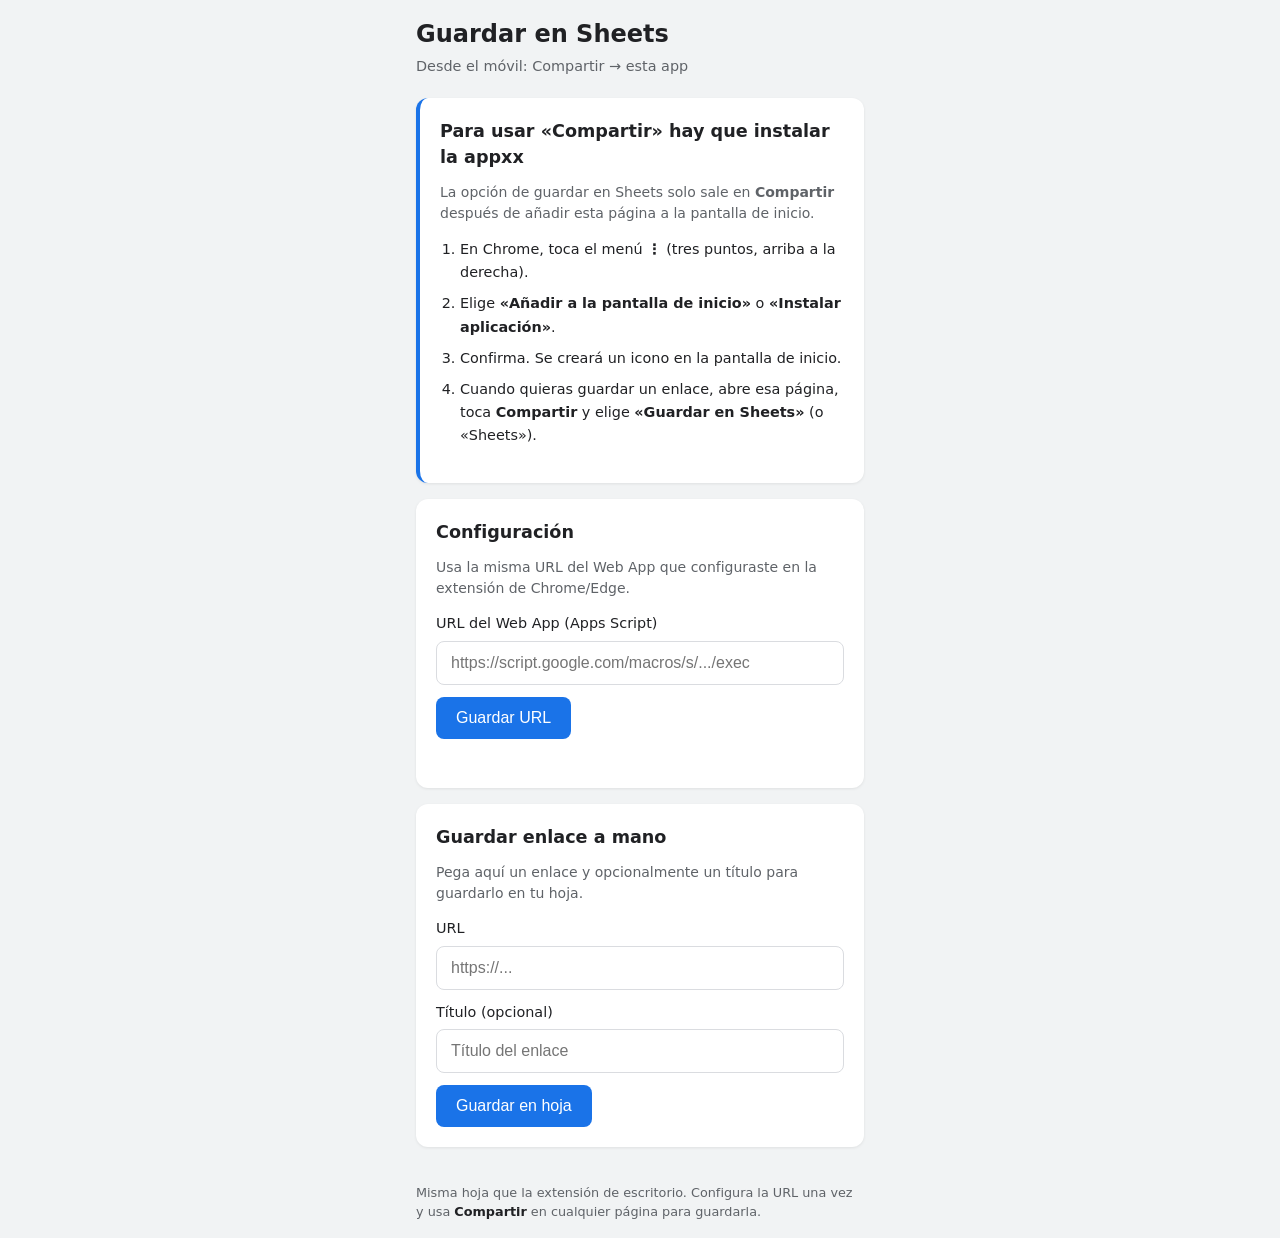
<file: web/index.html>
<!DOCTYPE html>
<html lang="es">
<head>
  <meta charset="UTF-8">
  <meta name="viewport" content="width=device-width, initial-scale=1.0, viewport-fit=cover">
  <meta name="theme-color" content="#1a73e8">
  <meta name="description" content="Guarda enlaces en tu hoja de Google Sheets desde el móvil usando Compartir">
  <title>Guardar en Sheets</title>
  <link rel="manifest" href="./manifest.json">
  <link rel="stylesheet" href="./styles.css">
</head>
<body>
  <div class="app">
    <header class="header" id="mainHeader">
      <h1>Guardar en Sheets</h1>
      <p class="subtitle">Desde el móvil: Compartir → esta app</p>
    </header>

    <main>
      <section id="installSection" class="card install-card">
        <h2>Para usar «Compartir» hay que instalar la appxx</h2>
        <p class="hint">La opción de guardar en Sheets solo sale en <strong>Compartir</strong> después de añadir esta página a la pantalla de inicio.</p>
        <ol class="install-steps">
          <li>En Chrome, toca el menú <strong>⋮</strong> (tres puntos, arriba a la derecha).</li>
          <li>Elige <strong>«Añadir a la pantalla de inicio»</strong> o <strong>«Instalar aplicación»</strong>.</li>
          <li>Confirma. Se creará un icono en la pantalla de inicio.</li>
          <li>Cuando quieras guardar un enlace, abre esa página, toca <strong>Compartir</strong> y elige <strong>«Guardar en Sheets»</strong> (o «Sheets»).</li>
        </ol>
        <button type="button" id="installBtn" class="install-btn" style="display: none;">Instalar aplicación</button>
        <p id="installUnsupported" class="hint install-hint"></p>
      </section>

      <section id="configSection" class="card">
        <h2>Configuración</h2>
        <p class="hint">Usa la misma URL del Web App que configuraste en la extensión de Chrome/Edge.</p>
        <label for="scriptUrl">URL del Web App (Apps Script)</label>
        <input type="url" id="scriptUrl" placeholder="https://script.google.com/macros/s/.../exec" autocomplete="off">
        <button type="button" id="saveConfigBtn">Guardar URL</button>
        <p id="configSaved" class="saved-msg" aria-live="polite"></p>
      </section>

      <section id="resultSection" class="card result-card" hidden>
        <p id="resultMessage" class="result-msg"></p>
        <p id="resultSubtext" class="result-subtext" style="display: none;"></p>
        <a href="./index.html" id="openConfigLink" class="config-link" style="display: none;">Abrir configuración</a>
      </section>

      <section id="manualSection" class="card">
        <h2>Guardar enlace a mano</h2>
        <p class="hint">Pega aquí un enlace y opcionalmente un título para guardarlo en tu hoja.</p>
        <label for="manualUrl">URL</label>
        <input type="url" id="manualUrl" placeholder="https://..." autocomplete="off">
        <label for="manualTitle">Título (opcional)</label>
        <input type="text" id="manualTitle" placeholder="Título del enlace" autocomplete="off">
        <button type="button" id="manualSaveBtn">Guardar en hoja</button>
      </section>
    </main>

    <footer class="footer" id="mainFooter">
      <p>Misma hoja que la extensión de escritorio. Configura la URL una vez y usa <strong>Compartir</strong> en cualquier página para guardarla.</p>
    </footer>
  </div>
  <script src="./app.js"></script>
</body>
</html>
</file>
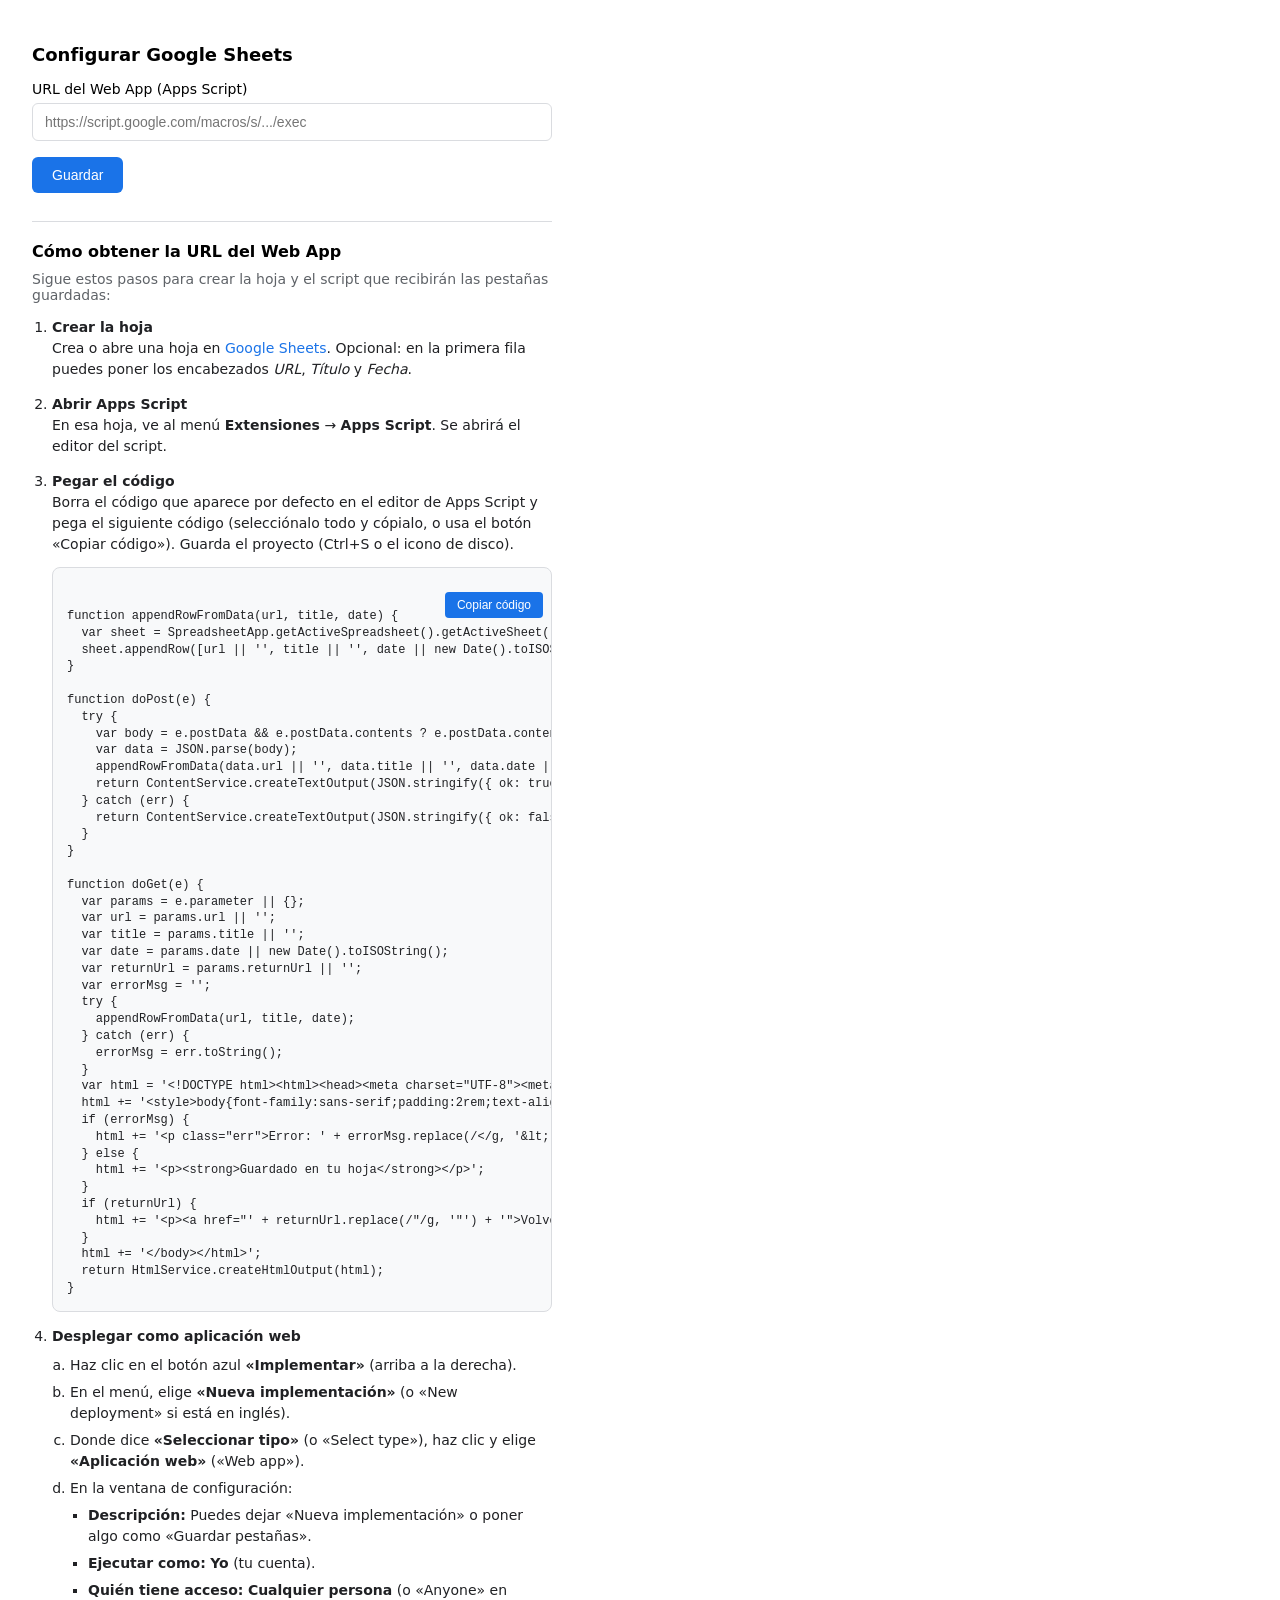
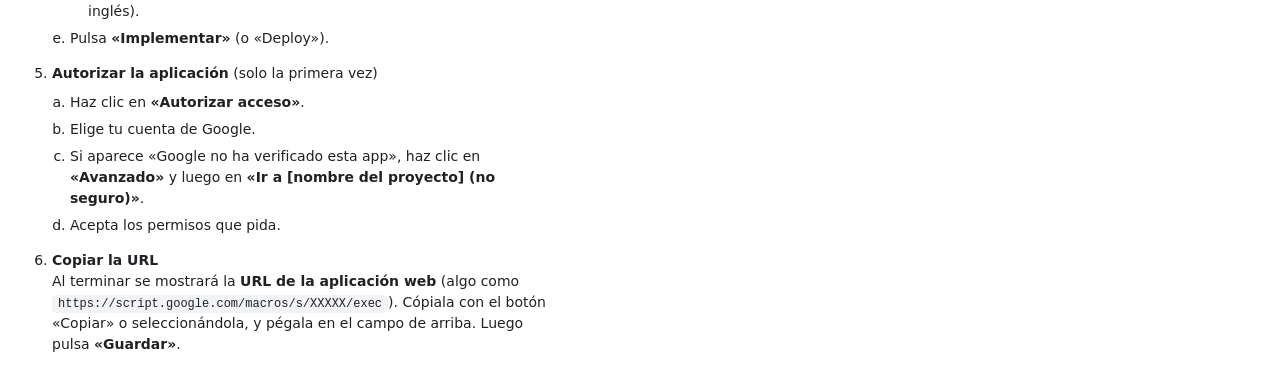
<file: options.html>
<!DOCTYPE html>
<html lang="es">
<head>
  <meta charset="UTF-8">
  <meta name="viewport" content="width=device-width, initial-scale=1.0">
  <title>Opciones - Guardar en Sheets</title>
  <link rel="stylesheet" href="styles.css">
</head>
<body>
  <div class="options">
    <h1>Configurar Google Sheets</h1>
    <label for="scriptUrl">URL del Web App (Apps Script)</label>
    <input type="url" id="scriptUrl" placeholder="https://script.google.com/macros/s/.../exec">
    <button id="saveOptions" type="button">Guardar</button>
    <p id="savedMsg" class="saved" style="display: none;">URL guardada correctamente.</p>

    <section class="instructivo" aria-label="Instrucciones de configuración">
      <h2>Cómo obtener la URL del Web App</h2>
      <p>Sigue estos pasos para crear la hoja y el script que recibirán las pestañas guardadas:</p>
      <ol class="pasos">
        <li><strong>Crear la hoja</strong><br>
          Crea o abre una hoja en <a href="https://sheets.google.com" target="_blank" rel="noopener">Google Sheets</a>. Opcional: en la primera fila puedes poner los encabezados <em>URL</em>, <em>Título</em> y <em>Fecha</em>.</li>
        <li><strong>Abrir Apps Script</strong><br>
          En esa hoja, ve al menú <strong>Extensiones</strong> → <strong>Apps Script</strong>. Se abrirá el editor del script.</li>
        <li><strong>Pegar el código</strong><br>
          Borra el código que aparece por defecto en el editor de Apps Script y pega el siguiente código (selecciónalo todo y cópialo, o usa el botón «Copiar código»). Guarda el proyecto (Ctrl+S o el icono de disco).
          <div class="codigo-bloque">
            <button type="button" id="copyCodeBtn" class="copy-btn">Copiar código</button>
            <pre><code id="scriptCode">function appendRowFromData(url, title, date) {
  var sheet = SpreadsheetApp.getActiveSpreadsheet().getActiveSheet();
  sheet.appendRow([url || '', title || '', date || new Date().toISOString()]);
}

function doPost(e) {
  try {
    var body = e.postData &amp;&amp; e.postData.contents ? e.postData.contents : '{}';
    var data = JSON.parse(body);
    appendRowFromData(data.url || '', data.title || '', data.date || new Date().toISOString());
    return ContentService.createTextOutput(JSON.stringify({ ok: true })).setMimeType(ContentService.MimeType.JSON);
  } catch (err) {
    return ContentService.createTextOutput(JSON.stringify({ ok: false, error: err.toString() })).setMimeType(ContentService.MimeType.JSON);
  }
}

function doGet(e) {
  var params = e.parameter || {};
  var url = params.url || '';
  var title = params.title || '';
  var date = params.date || new Date().toISOString();
  var returnUrl = params.returnUrl || '';
  var errorMsg = '';
  try {
    appendRowFromData(url, title, date);
  } catch (err) {
    errorMsg = err.toString();
  }
  var html = '&lt;!DOCTYPE html&gt;&lt;html&gt;&lt;head&gt;&lt;meta charset="UTF-8"&gt;&lt;meta name="viewport" content="width=device-width,initial-scale=1"&gt;';
  html += '&lt;style&gt;body{font-family:sans-serif;padding:2rem;text-align:center;} a{color:#1a73e8;} .err{color:#c5221f;}&lt;/style&gt;&lt;/head&gt;&lt;body&gt;';
  if (errorMsg) {
    html += '&lt;p class="err"&gt;Error: ' + errorMsg.replace(/&lt;/g, '&amp;lt;') + '&lt;/p&gt;';
  } else {
    html += '&lt;p&gt;&lt;strong&gt;Guardado en tu hoja&lt;/strong&gt;&lt;/p&gt;';
  }
  if (returnUrl) {
    html += '&lt;p&gt;&lt;a href="' + returnUrl.replace(/"/g, '&quot;') + '"&gt;Volver a la app&lt;/a&gt;&lt;/p&gt;';
  }
  html += '&lt;/body&gt;&lt;/html&gt;';
  return HtmlService.createHtmlOutput(html);
}</code></pre>
          </div>
        </li>
        <li><strong>Desplegar como aplicación web</strong><br>
          <ol class="subpasos">
            <li>Haz clic en el botón azul <strong>«Implementar»</strong> (arriba a la derecha).</li>
            <li>En el menú, elige <strong>«Nueva implementación»</strong> (o «New deployment» si está en inglés).</li>
            <li>Donde dice <strong>«Seleccionar tipo»</strong> (o «Select type»), haz clic y elige <strong>«Aplicación web»</strong> («Web app»).</li>
            <li>En la ventana de configuración:
              <ul>
                <li><strong>Descripción:</strong> Puedes dejar «Nueva implementación» o poner algo como «Guardar pestañas».</li>
                <li><strong>Ejecutar como:</strong> <strong>Yo</strong> (tu cuenta).</li>
                <li><strong>Quién tiene acceso:</strong> <strong>Cualquier persona</strong> (o «Anyone» en inglés).</li>
              </ul>
            </li>
            <li>Pulsa <strong>«Implementar»</strong> (o «Deploy»).</li>
          </ol>
        </li>
        <li><strong>Autorizar la aplicación</strong> (solo la primera vez)<br>
          <ol class="subpasos">
            <li>Haz clic en <strong>«Autorizar acceso»</strong>.</li>
            <li>Elige tu cuenta de Google.</li>
            <li>Si aparece «Google no ha verificado esta app», haz clic en <strong>«Avanzado»</strong> y luego en <strong>«Ir a [nombre del proyecto] (no seguro)»</strong>.</li>
            <li>Acepta los permisos que pida.</li>
          </ol>
        </li>
        <li><strong>Copiar la URL</strong><br>
          Al terminar se mostrará la <strong>URL de la aplicación web</strong> (algo como <code>https://script.google.com/macros/s/XXXXX/exec</code>). Cópiala con el botón «Copiar» o seleccionándola, y pégala en el campo de arriba. Luego pulsa <strong>«Guardar»</strong>.</li>
      </ol>
    </section>
  </div>
  <script src="options.js"></script>
</body>
</html>
</file>
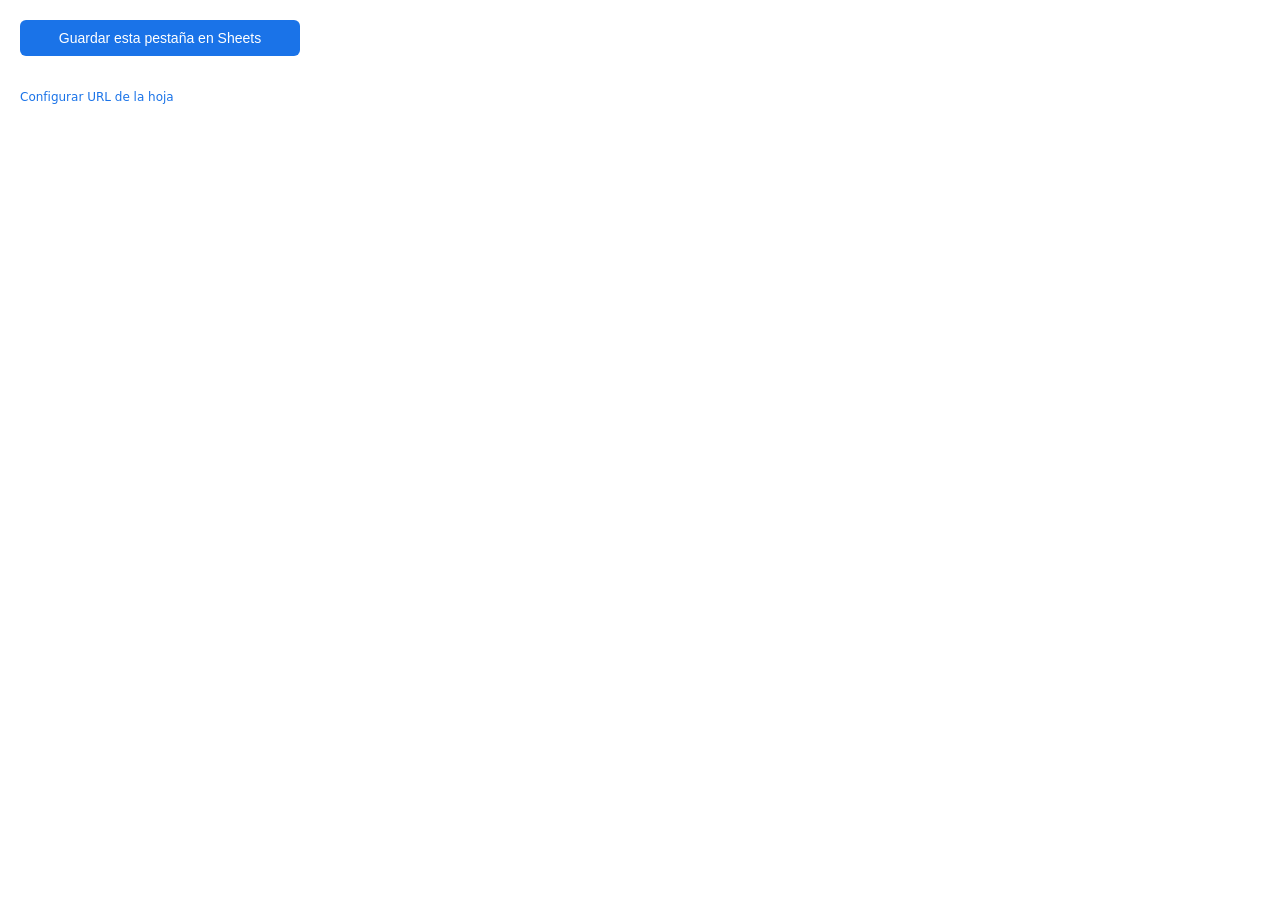
<file: popup.html>
<!DOCTYPE html>
<html lang="es">
<head>
  <meta charset="UTF-8">
  <meta name="viewport" content="width=device-width, initial-scale=1.0">
  <title>Guardar en Sheets</title>
  <link rel="stylesheet" href="styles.css">
</head>
<body>
  <div class="popup">
    <button id="saveBtn" type="button">Guardar esta pestaña en Sheets</button>
    <p id="message" class="message" aria-live="polite"></p>
    <a id="optionsLink" href="#">Configurar URL de la hoja</a>
  </div>
  <script src="popup.js"></script>
</body>
</html>
</file>
<file: web/styles.css>
*,
*::before,
*::after {
  box-sizing: border-box;
}

body {
  margin: 0;
  padding: 0;
  font-family: system-ui, -apple-system, BlinkMacSystemFont, 'Segoe UI', Roboto, sans-serif;
  font-size: 16px;
  line-height: 1.5;
  color: #202124;
  background: #f1f3f4;
  min-height: 100vh;
  -webkit-tap-highlight-color: transparent;
}

.app {
  max-width: 480px;
  margin: 0 auto;
  padding: 16px;
  min-height: 100vh;
  display: flex;
  flex-direction: column;
}

.header {
  margin-bottom: 20px;
}

.header h1 {
  margin: 0 0 4px 0;
  font-size: 1.5rem;
  font-weight: 600;
}

.subtitle {
  margin: 0;
  font-size: 0.9rem;
  color: #5f6368;
}

main {
  flex: 1;
}

.card {
  background: #fff;
  border-radius: 12px;
  padding: 20px;
  margin-bottom: 16px;
  box-shadow: 0 1px 3px rgba(0, 0, 0, 0.08);
}

.card h2 {
  margin: 0 0 12px 0;
  font-size: 1.1rem;
  font-weight: 600;
}

.hint {
  margin: 0 0 14px 0;
  font-size: 0.875rem;
  color: #5f6368;
}

label {
  display: block;
  margin-bottom: 6px;
  font-size: 0.9rem;
  font-weight: 500;
}

input[type="url"],
input[type="text"] {
  width: 100%;
  padding: 12px 14px;
  font-size: 16px;
  border: 1px solid #dadce0;
  border-radius: 8px;
  margin-bottom: 12px;
  -webkit-appearance: none;
  appearance: none;
}

input:focus {
  outline: none;
  border-color: #1a73e8;
  box-shadow: 0 0 0 2px rgba(26, 115, 232, 0.2);
}

button {
  padding: 12px 20px;
  font-size: 1rem;
  font-weight: 500;
  color: #fff;
  background: #1a73e8;
  border: none;
  border-radius: 8px;
  cursor: pointer;
}

button:hover:not(:disabled) {
  background: #1557b0;
}

button:disabled {
  opacity: 0.7;
  cursor: not-allowed;
}

.saved-msg {
  margin: 12px 0 0 0;
  font-size: 0.875rem;
  color: #137333;
  min-height: 1.2em;
  opacity: 0;
  transition: opacity 0.2s;
}

.saved-msg.visible {
  opacity: 1;
}

.result-card {
  margin-bottom: 16px;
}

.result-msg {
  margin: 0;
  font-size: 1rem;
  color: #202124;
}

.result-msg.error {
  color: #c5221f;
}

.footer {
  margin-top: auto;
  padding-top: 20px;
  font-size: 0.8rem;
  color: #5f6368;
}

.footer p {
  margin: 0;
}

.footer strong {
  color: #202124;
}

.install-card {
  border-left: 4px solid #1a73e8;
}

.install-steps {
  margin: 0 0 16px 0;
  padding-left: 20px;
  font-size: 0.9rem;
  line-height: 1.6;
}

.install-steps li {
  margin-bottom: 8px;
}

.install-btn {
  width: 100%;
  padding: 14px;
  font-size: 1rem;
}

.install-hint {
  margin-top: 12px;
  margin-bottom: 0;
}

/* Vista solo resultado (abierto desde Compartir) */
body.share-result-view .app {
  justify-content: center;
  min-height: 100vh;
}

body.share-result-view .result-card {
  flex: 0 1 auto;
  text-align: center;
  max-width: 320px;
  margin: 0 auto;
}

.result-subtext {
  margin: 8px 0 0 0;
  font-size: 0.9rem;
  color: #5f6368;
}

.config-link {
  display: inline-block;
  margin-top: 20px;
  font-size: 0.9rem;
  color: #1a73e8;
  text-decoration: none;
}

.config-link:hover {
  text-decoration: underline;
}
</file>
<file: styles.css>
.popup {
  width: 280px;
  padding: 12px;
  font-family: system-ui, -apple-system, sans-serif;
  font-size: 14px;
}

.popup button {
  display: block;
  width: 100%;
  padding: 10px 14px;
  margin-bottom: 10px;
  font-size: 14px;
  cursor: pointer;
  background: #1a73e8;
  color: #fff;
  border: none;
  border-radius: 6px;
}

.popup button:hover:not(:disabled) {
  background: #1557b0;
}

.popup button:disabled {
  opacity: 0.7;
  cursor: not-allowed;
}

.popup .message {
  min-height: 1.2em;
  margin: 8px 0;
  font-size: 13px;
  color: #333;
}

.popup .message.error {
  color: #c5221f;
}

.popup a {
  display: block;
  margin-top: 8px;
  font-size: 12px;
  color: #1a73e8;
  text-decoration: none;
}

.popup a:hover {
  text-decoration: underline;
}

/* Options page */
.options {
  max-width: 520px;
  padding: 24px;
  font-family: system-ui, -apple-system, sans-serif;
}

.options h1 {
  font-size: 18px;
  margin-bottom: 16px;
}

.options label {
  display: block;
  margin-bottom: 6px;
  font-size: 14px;
  font-weight: 500;
}

.options input[type="url"] {
  width: 100%;
  padding: 10px 12px;
  font-size: 14px;
  border: 1px solid #dadce0;
  border-radius: 6px;
  box-sizing: border-box;
}

.options input[type="url"]:focus {
  outline: none;
  border-color: #1a73e8;
}

.options button {
  margin-top: 16px;
  padding: 10px 20px;
  font-size: 14px;
  cursor: pointer;
  background: #1a73e8;
  color: #fff;
  border: none;
  border-radius: 6px;
}

.options button:hover {
  background: #1557b0;
}

.options .hint {
  margin-top: 12px;
  font-size: 13px;
  color: #5f6368;
}

.options .saved {
  margin-top: 12px;
  font-size: 13px;
  color: #137333;
}

/* Instructivo en opciones */
.options .instructivo {
  margin-top: 28px;
  padding-top: 20px;
  border-top: 1px solid #dadce0;
}

.options .instructivo h2 {
  font-size: 16px;
  margin: 0 0 10px 0;
  font-weight: 600;
}

.options .instructivo > p {
  margin: 0 0 14px 0;
  font-size: 14px;
  color: #5f6368;
}

.options .pasos {
  margin: 0;
  padding-left: 20px;
  font-size: 14px;
  line-height: 1.5;
  color: #202124;
}

.options .pasos li {
  margin-bottom: 14px;
}

.options .pasos li:last-child {
  margin-bottom: 0;
}

.options .pasos strong {
  font-weight: 600;
}

.options .subpasos {
  margin: 8px 0 0 0;
  padding-left: 18px;
  list-style-type: lower-alpha;
}

.options .subpasos li {
  margin-bottom: 6px;
}

.options .instructivo ul {
  margin: 6px 0 0 0;
  padding-left: 18px;
}

.options .instructivo code {
  font-size: 12px;
  padding: 2px 6px;
  background: #f1f3f4;
  border-radius: 4px;
  font-family: ui-monospace, monospace;
}

.options .instructivo a {
  color: #1a73e8;
  text-decoration: none;
}

.options .instructivo a:hover {
  text-decoration: underline;
}

/* Bloque de código para copiar */
.options .codigo-bloque {
  position: relative;
  margin-top: 12px;
  background: #f8f9fa;
  border: 1px solid #dadce0;
  border-radius: 8px;
  overflow: hidden;
}

.options .copy-btn {
  position: absolute;
  top: 8px;
  right: 8px;
  padding: 6px 12px;
  font-size: 12px;
  cursor: pointer;
  background: #1a73e8;
  color: #fff;
  border: none;
  border-radius: 4px;
}

.options .copy-btn:hover {
  background: #1557b0;
}

.options .codigo-bloque pre {
  margin: 0;
  padding: 40px 14px 14px 14px;
  font-size: 12px;
  line-height: 1.4;
  overflow-x: auto;
  font-family: ui-monospace, "Cascadia Code", "Source Code Pro", Menlo, Consolas, monospace;
}

.options .codigo-bloque code {
  padding: 0;
  background: none;
  font-size: inherit;
}
</file>
